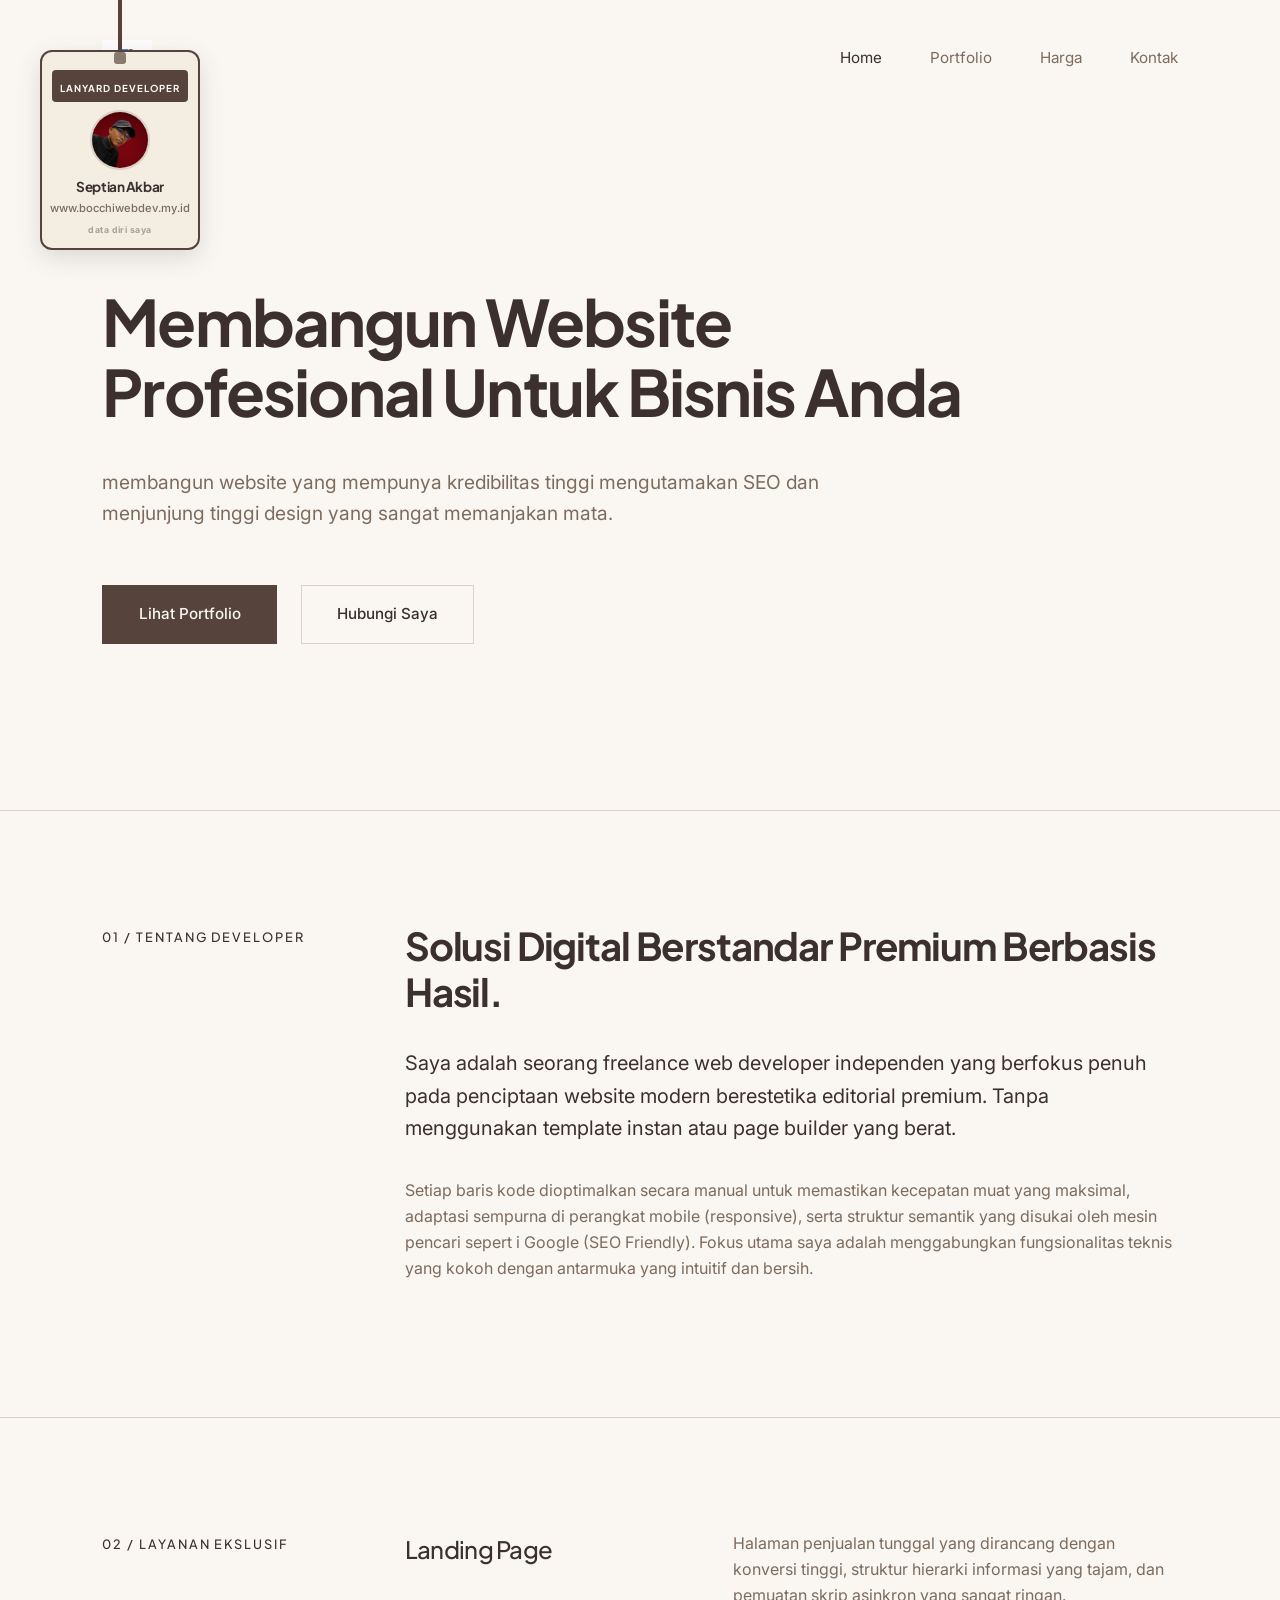
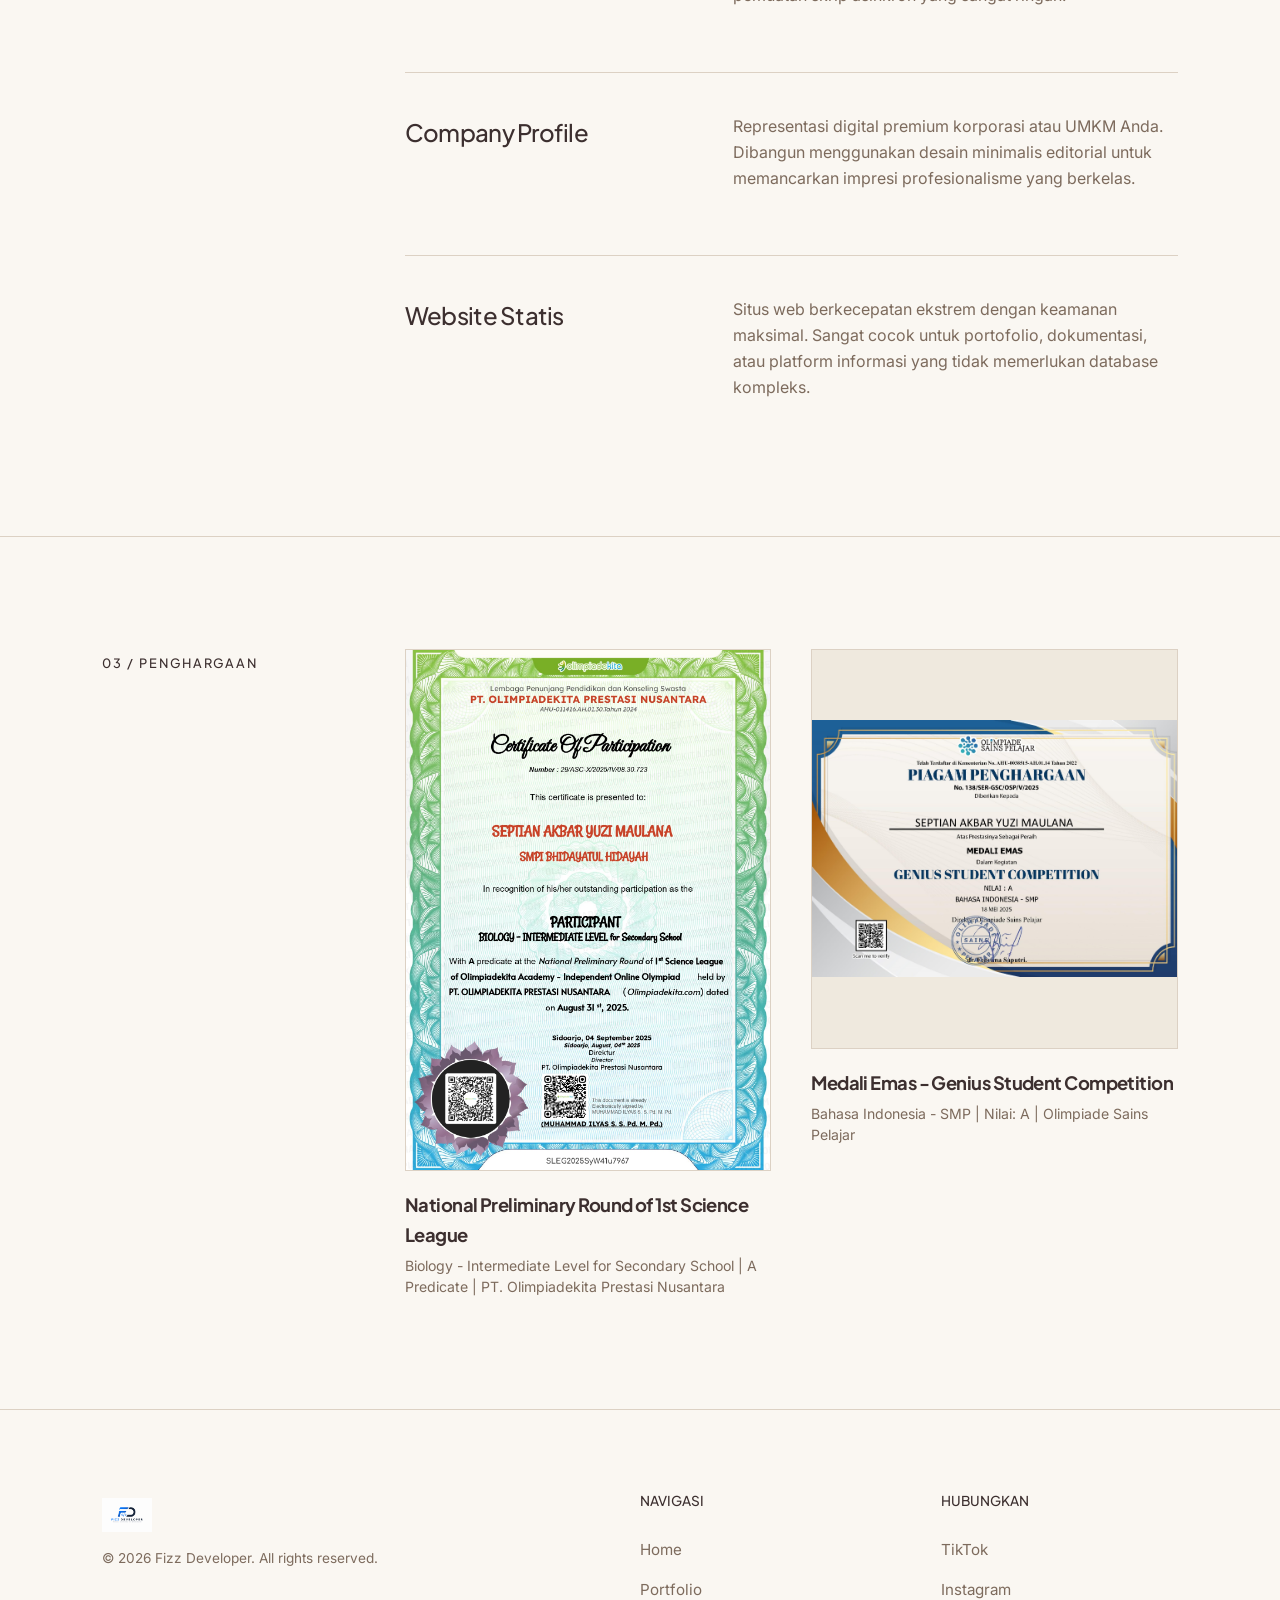
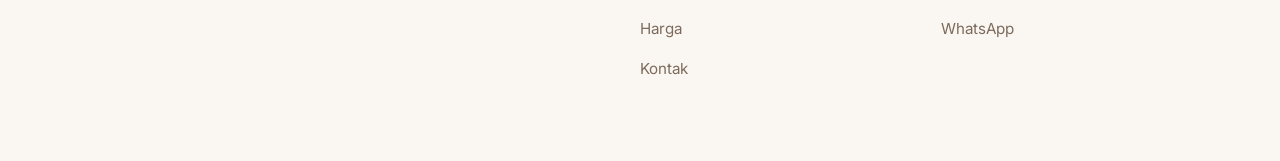
<file: index.html>
<!DOCTYPE html>
<html lang="id">
<head>
    <meta charset="UTF-8">
    <meta name="viewport" content="width=device-width, initial-scale=1.0">
    <title>Fizz Developer | Jasa Pembuatan Website Premium</title>
    <meta name="description" content="Fizz Developer menyediakan jasa pembuatan website Landing Page, Company Profile, dan Website Statis dengan desain
        modern, cepat, SEO Friendly, responsive, dan profesional.">
    <meta name="keywords" content="bocchi webdev , webdev bocchi , tian cell , tian developer , tian webdev , bocchi developer ,
        jasa bocchi developer , developer bocchi ,jasa pembuatan website, jasa website, landing page, company profile, website statis,
        web developer Indonesia, website bisnis, website UMKM, website SEO, website responsive, Fizz Developer">
    <meta name="author" content="Fizz Developer">
    <link rel="canonical" href="https://bocchiwebdev.my.id/">
    <meta property="og:type" content="website">
    <meta property="og:url" content="https://bocchiwebdev.my.id/">
    <meta property="og:title" content="fizz developer , developer pelajar indonesia">
    <meta property="og:description" content="Fizz Developer menyediakan jasa pembuatan website Landing Page, Company Profile, dan Website Statis dengan desain modern, cepat, SEO Friendly, responsive, dan profesional.">
    <meta property="og:image" content="https://bocchiwebdev.my.id/logo.webp">
    <meta property="twitter:card" content="summary_large_image">
    <meta property="twitter:url" content="https://bocchiwebdev.my.id/">
    <meta property="twitter:title" content="Fizz Developer | Jasa Pembuatan Website Profesional Indonesia">
    <meta property="twitter:description" content="Fizz Developer menyediakan jasa pembuatan website Landing Page, Company Profile, dan Website Statis dengan desain modern, cepat, SEO Friendly, responsive, dan profesional.">
    <meta property="twitter:image" content="https://bocchiwebdev.my.id/logo.webp">
    <link rel="apple-touch-icon" sizes="180x180" href="logo.webp">
    <link rel="icon" type="image/png" sizes="32x32" href="logo.webp">
    <link rel="icon" type="image/png" sizes="16x16" href="logo.webp">
    <link rel="preconnect" href="https://fonts.googleapis.com">
    <link rel="preconnect" href="https://fonts.gstatic.com" crossorigin>
    <link href="https://fonts.googleapis.com/css2?family=Inter:wght@400;500&family=Manrope:wght@700&family=Plus+Jakarta+Sans:wght@500;700&display=swap" rel="stylesheet">
    <link rel="stylesheet" href="style.css">
</head>
<body>

    <nav class="navbar" id="mainNav">
        <div class="nav-container">
            <a href="index.html" class="nav-logo data-nav-link">
                <img src="logo.webp" alt="Fizz Developer Logo" width="50" height="50" onerror="this.style.display='none'; this.nextElementSibling.style.display='block';">
                <span class="logo-text" style="display:none;">FIZZ DEVELOPER</span>
            </a>
            <button class="nav-toggle" aria-label="Toggle navigation menu" aria-expanded="false">
                <span class="hamburger"></span>
            </button>
            <ul class="nav-links">
                <li><a href="index.html" class="data-nav-link active">Home</a></li>
                <li><a href="portfolio.html" class="data-nav-link">Portfolio</a></li>
                <li><a href="harga.html" class="data-nav-link">Harga</a></li>
                <li><a href="kontak.html" class="data-nav-link">Kontak</a></li>
            </ul>
        </div>
    </nav>

    <div id="page-content-wrapper">
        <main>
            <section class="hero-section wrapper">
                <div class="hero-content reveal">
                    <h1 class="hero-title">Membangun Website Profesional Untuk Bisnis Anda</h1>
                    <p class="hero-subtitle">membangun website yang mempunya kredibilitas tinggi mengutamakan SEO  dan menjunjung tinggi design 
                        yang sangat memanjakan mata.</p>
                    <div class="hero-cta">
                        <a href="portfolio.html" class="btn btn-primary data-nav-link">Lihat Portfolio</a>
                        <a href="kontak.html" class="btn btn-secondary data-nav-link">Hubungi Saya</a>
                    </div>
                </div>
            </section>

            <section class="about-section section-border wrapper">
                <div class="section-grid reveal">
                    <div class="grid-label">
                        <span class="meta-label">01 / TENTANG DEVELOPER</span>
                    </div>
                    <div class="grid-content">
                        <h2 class="section-title">Solusi Digital Berstandar Premium Berbasis Hasil.</h2>
                        <p class="body-text large">Saya adalah seorang freelance web developer independen
                            yang berfokus penuh pada penciptaan website modern berestetika editorial premium.
                            Tanpa menggunakan template instan atau page builder yang berat.</p>
                        <p class="body-text">Setiap baris kode dioptimalkan secara manual untuk memastikan kecepatan muat yang maksimal,
                            adaptasi sempurna di perangkat mobile (responsive), serta struktur semantik yang disukai oleh mesin pencari sepert
                            i Google (SEO Friendly). Fokus utama saya adalah menggabungkan fungsionalitas teknis yang kokoh dengan antarmuka yang
                            intuitif dan bersih.</p>
                    </div>
                </div>
            </section>

            <section class="services-section section-border wrapper">
                <div class="section-grid reveal">
                    <div class="grid-label">
                        <span class="meta-label">02 / LAYANAN EKSLUSIF</span>
                    </div>
                    <div class="grid-content">
                        <div class="service-list">
                            <div class="service-item">
                                <h3 class="service-name">Landing Page</h3>
                                <p class="body-text">Halaman penjualan tunggal yang dirancang dengan konversi tinggi, struktur hierarki 
                                    informasi yang tajam, dan pemuatan skrip asinkron yang sangat ringan.</p>
                            </div>
                            <div class="service-item">
                                <h3 class="service-name">Company Profile</h3>
                                <p class="body-text">Representasi digital premium korporasi atau UMKM Anda. Dibangun menggunakan desain minimalis
                                    editorial untuk memancarkan impresi profesionalisme yang berkelas.</p>
                            </div>
                            <div class="service-item">
                                <h3 class="service-name">Website Statis</h3>
                                <p class="body-text">Situs web berkecepatan ekstrem dengan keamanan maksimal. Sangat cocok untuk portofolio,
                                    dokumentasi, atau platform informasi yang tidak memerlukan database kompleks.</p>
                            </div>
                        </div>
                    </div>
                </div>
            </section>

            <section class="awards-section section-border wrapper">
                <div class="section-grid reveal">
                    <div class="grid-label">
                        <span class="meta-label">03 / PENGHARGAAN</span>
                    </div>
                    <div class="grid-content">
                        <div class="awards-gallery">
                            <div class="award-card">
                                <div class="image-placeholder animate-pulse">
                                    <img src="penghargaan 2.jpg" alt="Sertifikat Olimpiadekita Biology Intermediate Level" loading="lazy" width="420" height="594">
                                    <span class="placeholder-text">Sertifikat Olimpiadekita (Biology)</span>
                                </div>
                                <h4 class="award-title-text">National Preliminary Round of 1st Science League</h4>
                                <p class="award-desc-text">Biology - Intermediate Level for Secondary School | A Predicate | PT. Olimpiadekita Prestasi Nusantara</p>
                            </div>
                            <div class="award-card">
                                <div class="image-placeholder animate-pulse">
                                    <img src="penghargaan 1.webp" alt="Piagam Penghargaan Medali Emas Genius Student Competition" loading="lazy" width="600" height="420">
                                    <span class="placeholder-text">Medali Emas Genius Student Competition</span>
                                </div>
                                <h4 class="award-title-text">Medali Emas - Genius Student Competition</h4>
                                <p class="award-desc-text">Bahasa Indonesia - SMP | Nilai: A | Olimpiade Sains Pelajar</p>
                            </div>
                        </div>
                    </div>
                </div>
            </section>
        </main>
    </div>

    <footer class="footer wrapper section-border">
        <div class="footer-grid">
            <div class="footer-brand">
                <div class="footer-logo">
                    <img src="logo.webp" alt="Fizz Developer Logo" width="50" height="50" onerror="this.style.display='none'; this.nextElementSibling.style.display='block';">
                    <span class="logo-text" style="display:none;">FIZZ DEVELOPER</span>
                </div>
                <p class="copyright">&copy; 2026 Fizz Developer. All rights reserved.</p>
            </div>
            <div class="footer-nav">
                <span class="footer-label">Navigasi</span>
                <ul class="footer-links">
                    <li><a href="index.html" class="data-nav-link">Home</a></li>
                    <li><a href="portfolio.html" class="data-nav-link">Portfolio</a></li>
                    <li><a href="harga.html" class="data-nav-link">Harga</a></li>
                    <li><a href="kontak.html" class="data-nav-link">Kontak</a></li>
                </ul>
            </div>
            <div class="footer-social">
                <span class="footer-label">Hubungkan</span>
                <ul class="footer-links">
                    <li><a href="https://tiktok.com/@webdev354" target="_blank" rel="noopener noreferrer">TikTok</a></li>
                    <li><a href="https://www.instagram.com/@septiannn.123?igsh=YzI5ZzZ2djduNjRn" target="_blank" rel="noopener noreferrer">Instagram</a></li>
                    <li><a href="https://wa.me/6282231533102" target="_blank" rel="noopener noreferrer">WhatsApp</a></li>
                </ul>
            </div>
        </div>
    </footer>

   <div class="pull-lanyard-wrapper" id="interactiveLanyard">
        <svg class="lanyard-string-svg">
            <line id="lanyardLine" x1="50%" y1="0" x2="50%" y2="100%" />
        </svg>
        
        <div class="lanyard-id-card">
            <div class="lanyard-clip"></div>
            <div class="card-inner">
                <div class="card-header">
                    <span class="badge-status">LANYARD DEVELOPER</span>
                </div>
                <img src="ChatGPT Image Jun 15, 2026, 09_44_10 PM.png" alt="Septian Akbar" class="card-avatar">
                <div class="card-details">
                    <h4 class="card-name">Septian Akbar</h4>
                    <p class="card-site">www.bocchiwebdev.my.id</p>
                </div>
                <div class="card-pull-handle">data diri saya</div>
            </div>
        </div>
    </div>


    <script src="script.js" defer></script>
</body>
</html>
</file>
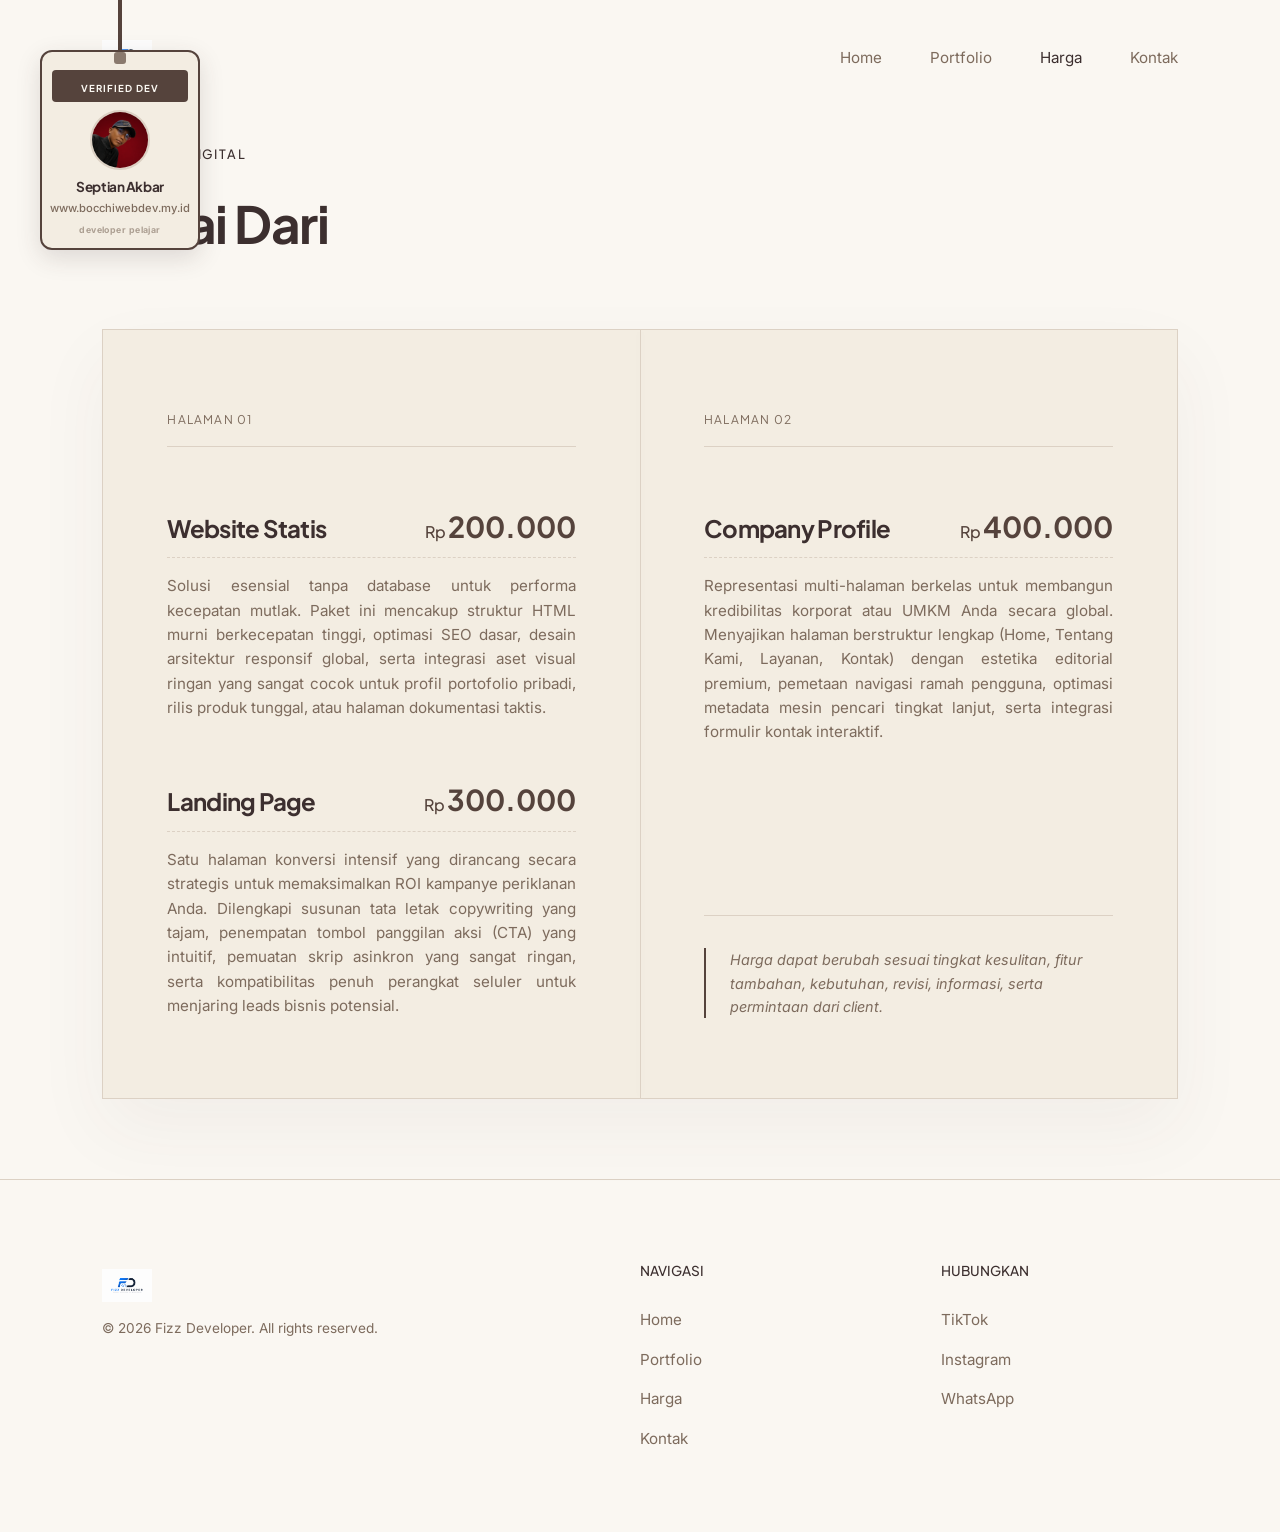
<file: harga.html>
<!DOCTYPE html>
<html lang="id">
<head>
    <meta charset="UTF-8">
    <meta name="viewport" content="width=device-width, initial-scale=1.0">
    <title>Daftar Harga Layanan | Fizz Developer</title>
    <meta name="description" content="Transparansi biaya pembuatan website di Fizz Developer. Dapatkan website berkualitas premium mulai dari Rp200.000 untuk kebutuhan bisnis Anda.">
    <link rel="canonical" href="https://bocchiwebdev.my.id/harga.html">
    <link rel="preconnect" href="https://fonts.googleapis.com">
    <link rel="preconnect" href="https://fonts.gstatic.com" crossorigin>
    <link href="https://fonts.googleapis.com/css2?family=Inter:wght@400;500&family=Manrope:wght@700&family=Plus+Jakarta+Sans:wght@500;700&display=swap" rel="stylesheet">
    <link rel="stylesheet" href="style.css">
</head>
<body>

    <nav class="navbar" id="mainNav">
        <div class="nav-container">
            <a href="index.html" class="nav-logo data-nav-link">
                <img src="logo.webp" alt="Fizz Developer Logo" width="50" height="50" onerror="this.style.display='none'; this.nextElementSibling.style.display='block';">
                <span class="logo-text" style="display:none;">FIZZ DEVELOPER</span>
            </a>
            <button class="nav-toggle" aria-label="Toggle navigation menu" aria-expanded="false">
                <span class="hamburger"></span>
            </button>
            <ul class="nav-links">
                <li><a href="index.html" class="data-nav-link">Home</a></li>
                <li><a href="portfolio.html" class="data-nav-link">Portfolio</a></li>
                <li><a href="harga.html" class="data-nav-link active">Harga</a></li>
                <li><a href="kontak.html" class="data-nav-link">Kontak</a></li>
            </ul>
        </div>
    </nav>

    <div id="page-content-wrapper">
        <main class="page-padding">
            <header class="page-header wrapper reveal">
                <span class="meta-label">INVESTASI DIGITAL</span>
                <h1 class="page-title">Mulai Dari</h1>
            </header>

            <section class="pricing-section wrapper">
                <div class="book-container reveal">
                    <div class="book-page page-left">
                        <div class="book-header-meta">HALAMAN 01</div>
                        
                        <div class="book-pricing-item">
                            <div class="book-item-main">
                                <h2 class="package-name">Website Statis</h2>
                                <div class="pricing-cost">
                                    <span class="currency">Rp</span><span class="amount">200.000</span>
                                </div>
                            </div>
                            <p class="package-desc">Solusi esensial tanpa database untuk performa kecepatan mutlak. Paket ini mencakup struktur HTML murni berkecepatan tinggi, optimasi SEO dasar, desain arsitektur responsif global, serta integrasi aset visual ringan yang sangat cocok untuk profil portofolio pribadi, rilis produk tunggal, atau halaman dokumentasi taktis.</p>
                        </div>

                        <div class="book-pricing-item">
                            <div class="book-item-main">
                                <h2 class="package-name">Landing Page</h2>
                                <div class="pricing-cost">
                                    <span class="currency">Rp</span><span class="amount">300.000</span>
                                </div>
                            </div>
                            <p class="package-desc">Satu halaman konversi intensif yang dirancang secara strategis untuk memaksimalkan ROI kampanye periklanan Anda. Dilengkapi susunan tata letak copywriting yang tajam, penempatan tombol panggilan aksi (CTA) yang intuitif, pemuatan skrip asinkron yang sangat ringan, serta kompatibilitas penuh perangkat seluler untuk menjaring leads bisnis potensial.</p>
                        </div>
                    </div>

                    <div class="book-page page-right">
                        <div class="book-header-meta">HALAMAN 02</div>

                        <div class="book-pricing-item">
                            <div class="book-item-main">
                                <h2 class="package-name">Company Profile</h2>
                                <div class="pricing-cost">
                                    <span class="currency">Rp</span><span class="amount">400.000</span>
                                </div>
                            </div>
                            <p class="package-desc">Representasi multi-halaman berkelas untuk membangun kredibilitas korporat atau UMKM Anda secara global. Menyajikan halaman berstruktur lengkap (Home, Tentang Kami, Layanan, Kontak) dengan estetika editorial premium, pemetaan navigasi ramah pengguna, optimasi metadata mesin pencari tingkat lanjut, serta integrasi formulir kontak interaktif.</p>
                        </div>

                        <div class="pricing-disclaimer">
                            <blockquote class="disclaimer-text">Harga dapat berubah sesuai tingkat kesulitan, fitur tambahan, kebutuhan, revisi, informasi, serta permintaan dari client.</blockquote>
                        </div>
                    </div>
                </div>
            </section>
        </main>
    </div>

    <footer class="footer wrapper section-border">
        <div class="footer-grid">
            <div class="footer-brand">
                <div class="footer-logo">
                    <img src="logo.webp" alt="Fizz Developer Logo" width="50" height="50" onerror="this.style.display='none'; this.nextElementSibling.style.display='block';">
                    <span class="logo-text" style="display:none;">FIZZ DEVELOPER</span>
                </div>
                <p class="copyright">&copy; 2026 Fizz Developer. All rights reserved.</p>
            </div>
            <div class="footer-nav">
                <span class="footer-label">Navigasi</span>
                <ul class="footer-links">
                    <li><a href="index.html" class="data-nav-link">Home</a></li>
                    <li><a href="portfolio.html" class="data-nav-link">Portfolio</a></li>
                    <li><a href="harga.html" class="data-nav-link">Harga</a></li>
                    <li><a href="kontak.html" class="data-nav-link">Kontak</a></li>
                </ul>
            </div>
            <div class="footer-social">
                <span class="footer-label">Hubungkan</span>
                <ul class="footer-links">
                    <li><a href="https://tiktok.com/@webdev354" target="_blank" rel="noopener noreferrer">TikTok</a></li>
                    <li><a href="https://www.instagram.com/@septiannn.123?igsh=YzI5ZzZ2djduNjRn" target="_blank" rel="noopener noreferrer">Instagram</a></li>
                    <li><a href="https://wa.me/6282231533102" target="_blank" rel="noopener noreferrer">WhatsApp</a></li>
                </ul>
            </div>
        </div>
    </footer>

    <div class="pull-lanyard-wrapper" id="interactiveLanyard">
        <svg class="lanyard-string-svg">
            <line id="lanyardLine" x1="50%" y1="0" x2="50%" y2="100%" />
        </svg>
        
        <div class="lanyard-id-card">
            <div class="lanyard-clip"></div>
            <div class="card-inner">
                <div class="card-header">
                    <span class="badge-status">VERIFIED DEV</span>
                </div>
                <img src="ChatGPT Image Jun 15, 2026, 09_44_10 PM.png" alt="Septian Akbar" class="card-avatar">
                <div class="card-details">
                    <h4 class="card-name">Septian Akbar</h4>
                    <p class="card-site">www.bocchiwebdev.my.id</p>
                </div>
                <div class="card-pull-handle">developer pelajar</div>
            </div>
        </div>
    </div>

    <script src="script.js" defer></script>
</body>
</html>
</file>
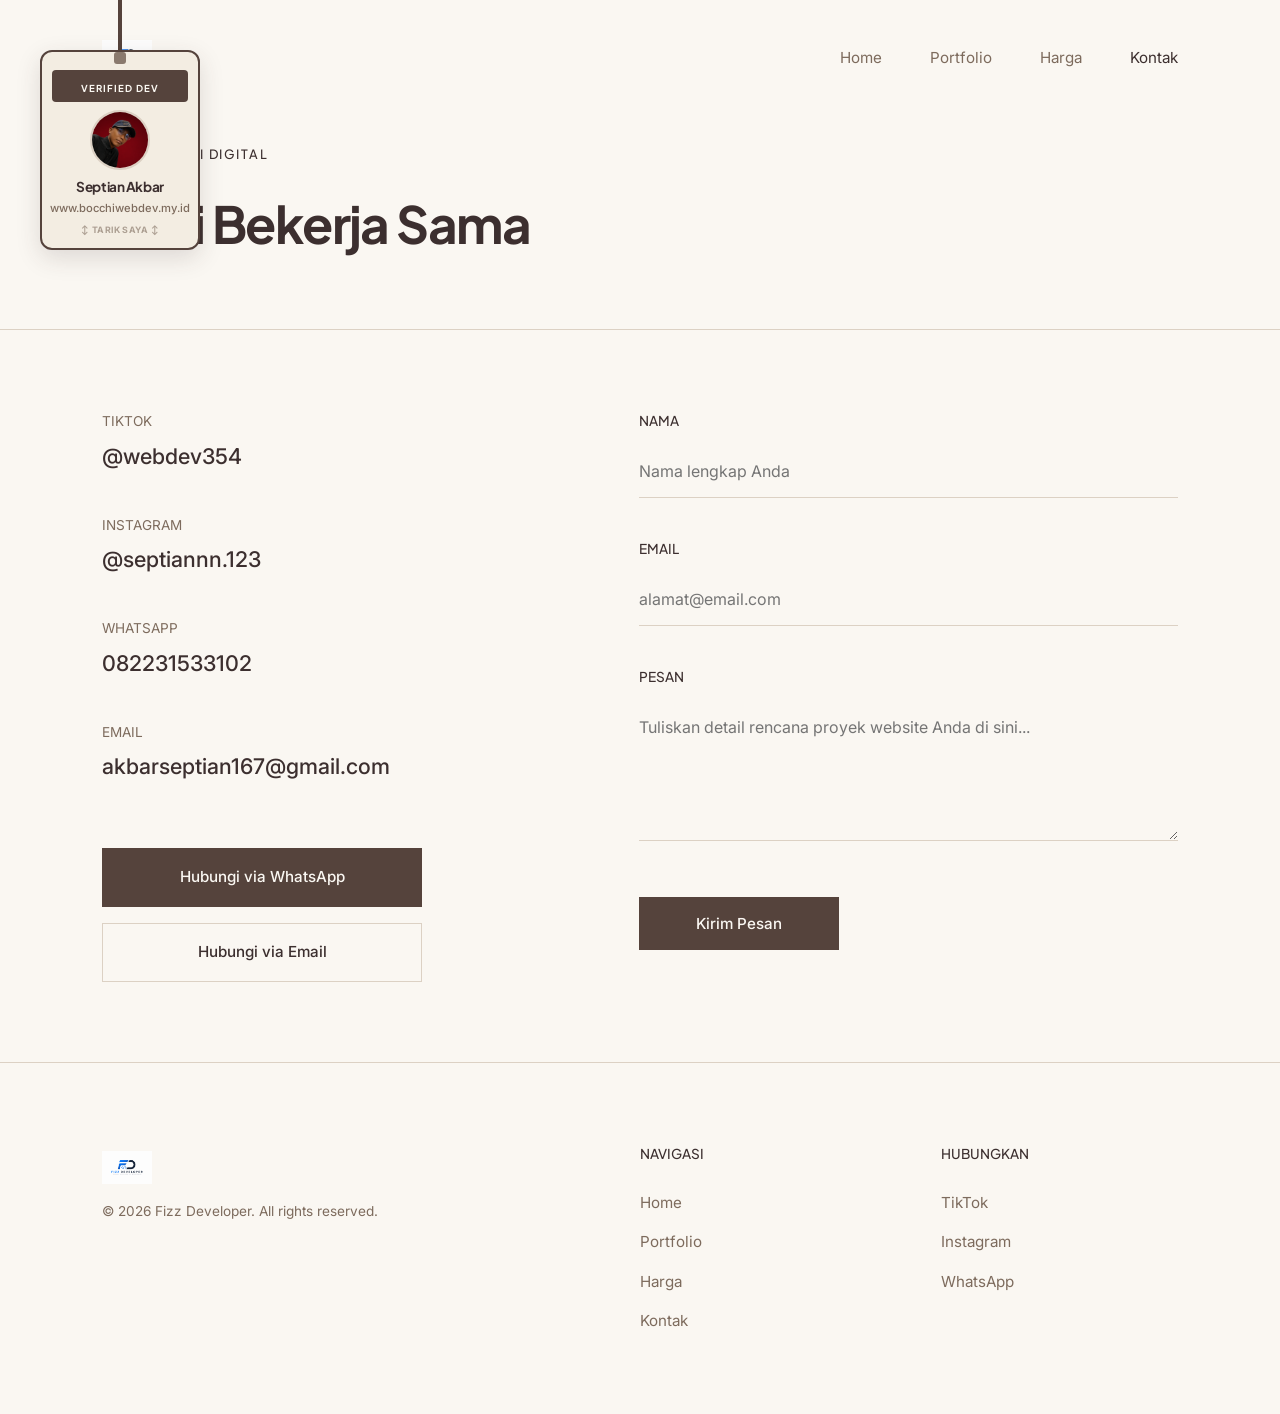
<file: kontak.html>
<!DOCTYPE html>
<html lang="id">
<head>
    <meta charset="UTF-8">
    <meta name="viewport" content="width=device-width, initial-scale=1.0">
    <title>Hubungi Kami | Fizz Developer</title>
    <meta name="description" content="Mari berkolaborasi membangun produk web idaman Anda. Hubungi Fizz Developer melalui WhatsApp, Email, Instagram, atau formulir online resmi di sini.">
    <link rel="canonical" href="https://bocchiwebdev.my.id/kontak.html">
    <link rel="preconnect" href="https://fonts.googleapis.com">
    <link rel="preconnect" href="https://fonts.gstatic.com" crossorigin>
    <link href="https://fonts.googleapis.com/css2?family=Inter:wght@400;500&family=Manrope:wght@700&family=Plus+Jakarta+Sans:wght@500;700&display=swap" rel="stylesheet">
    <link rel="stylesheet" href="style.css">
</head>
<body>

    <nav class="navbar" id="mainNav">
        <div class="nav-container">
            <a href="index.html" class="nav-logo data-nav-link">
                <img src="logo.webp" alt="Fizz Developer Logo" width="50" height="50" onerror="this.style.display='none'; this.nextElementSibling.style.display='block';">
                <span class="logo-text" style="display:none;">FIZZ DEVELOPER</span>
            </a>
            <button class="nav-toggle" aria-label="Toggle navigation menu" aria-expanded="false">
                <span class="hamburger"></span>
            </button>
            <ul class="nav-links">
                <li><a href="index.html" class="data-nav-link">Home</a></li>
                <li><a href="portfolio.html" class="data-nav-link">Portfolio</a></li>
                <li><a href="harga.html" class="data-nav-link">Harga</a></li>
                <li><a href="kontak.html" class="data-nav-link active">Kontak</a></li>
            </ul>
        </div>
    </nav>

    <div id="page-content-wrapper">
        <main class="page-padding">
            <header class="page-header wrapper reveal">
                <span class="meta-label">KOLABORASI DIGITAL</span>
                <h1 class="page-title">Mari Bekerja Sama</h1>
            </header>

            <section class="contact-section wrapper section-border reveal">
                <div class="contact-layout-grid">
                    
                    <div class="contact-info-panel">
                        <div class="info-block">
                            <span class="info-label">TikTok</span>
                            <a href="https://tiktok.com/@webdev354" target="_blank" rel="noopener noreferrer" class="info-link">@webdev354</a>
                        </div>
                        <div class="info-block">
                            <span class="info-label">Instagram</span>
                            <a href="https://www.instagram.com/@septiannn.123?igsh=YzI5ZzZ2djduNjRn" target="_blank" rel="noopener noreferrer" class="info-link">@septiannn.123</a>
                        </div>
                        <div class="info-block">
                            <span class="info-label">WhatsApp</span>
                            <a href="https://wa.me/6282231533102" target="_blank" rel="noopener noreferrer" class="info-link">082231533102</a>
                        </div>
                        <div class="info-block">
                            <span class="info-label">Email</span>
                            <a href="mailto:akbarseptian167@gmail.com" class="info-link">akbarseptian167@gmail.com</a>
                        </div>

                        <div class="action-buttons-group">
                            <a href="https://wa.me/6282231533102" target="_blank" rel="noopener noreferrer" class="btn btn-primary">Hubungi via WhatsApp</a>
                            <a href="mailto:akbarseptian167@gmail.com" class="btn btn-secondary">Hubungi via Email</a>
                        </div>
                    </div>

                    <div class="contact-form-panel">
                        <form action="#" method="POST" class="custom-form" id="contactForm">
                            <div class="form-group">
                                <label for="client_name" class="form-label">Nama</label>
                                <input type="text" id="client_name" name="name" class="form-input" placeholder="Nama lengkap Anda" required>
                            </div>
                            <div class="form-group">
                                <label for="client_email" class="form-label">Email</label>
                                <input type="email" id="client_email" name="email" class="form-input" placeholder="alamat@email.com" required>
                            </div>
                            <div class="form-group">
                                <label for="client_message" class="form-label">Pesan</label>
                                <textarea id="client_message" name="message" class="form-input form-textarea" placeholder="Tuliskan detail rencana proyek website Anda di sini..." required></textarea>
                            </div>
                            <button type="submit" class="btn btn-primary form-submit-btn">Kirim Pesan</button>
                        </form>
                    </div>

                </div>
            </section>
        </main>
    </div>

    <footer class="footer wrapper section-border">
        <div class="footer-grid">
            <div class="footer-brand">
                <div class="footer-logo">
                    <img src="logo.webp" alt="Fizz Developer Logo" width="50" height="50" onerror="this.style.display='none'; this.nextElementSibling.style.display='block';">
                    <span class="logo-text" style="display:none;">FIZZ DEVELOPER</span>
                </div>
                <p class="copyright">&copy; 2026 Fizz Developer. All rights reserved.</p>
            </div>
            <div class="footer-nav">
                <span class="footer-label">Navigasi</span>
                <ul class="footer-links">
                    <li><a href="index.html" class="data-nav-link">Home</a></li>
                    <li><a href="portfolio.html" class="data-nav-link">Portfolio</a></li>
                    <li><a href="harga.html" class="data-nav-link">Harga</a></li>
                    <li><a href="kontak.html" class="data-nav-link">Kontak</a></li>
                </ul>
            </div>
            <div class="footer-social">
                <span class="footer-label">Hubungkan</span>
                <ul class="footer-links">
                    <li><a href="https://tiktok.com/@webdev354" target="_blank" rel="noopener noreferrer">TikTok</a></li>
                    <li><a href="https://www.instagram.com/@septiannn.123?igsh=YzI5ZzZ2djduNjRn" target="_blank" rel="noopener noreferrer">Instagram</a></li>
                    <li><a href="https://wa.me/6282231533102" target="_blank" rel="noopener noreferrer">WhatsApp</a></li>
                </ul>
            </div>
        </div>
    </footer>

  <div class="pull-lanyard-wrapper" id="interactiveLanyard">
        <svg class="lanyard-string-svg">
            <line id="lanyardLine" x1="50%" y1="0" x2="50%" y2="100%" />
        </svg>
        
        <div class="lanyard-id-card">
            <div class="lanyard-clip"></div>
            <div class="card-inner">
                <div class="card-header">
                    <span class="badge-status">VERIFIED DEV</span>
                </div>
                <img src="ChatGPT Image Jun 15, 2026, 09_44_10 PM.png" alt="Septian Akbar" class="card-avatar">
                <div class="card-details">
                    <h4 class="card-name">Septian Akbar</h4>
                    <p class="card-site">www.bocchiwebdev.my.id</p>
                </div>
                <div class="card-pull-handle">↕ TARIK SAYA ↕</div>
            </div>
        </div>
    </div>

    <script src="script.js" defer></script>
</body>
</html>
</file>
<file: style.css>
:root {
    --bg-primary: #FAF7F2;
    --bg-secondary: #F3EDE2;
    --text-primary: #3C2F2F;
    --text-secondary: #7D6B5D;
    --border-color: #DCD1C4;
    --accent-color: #55433C;
    --surface-gray: #EFE9DE;
    --font-heading: 'Plus Jakarta Sans', 'Manrope', sans-serif;
    --font-body: 'Inter', sans-serif;
    --transition-smooth: all 0.5s cubic-bezier(0.16, 1, 0.3, 1);
}

* {
    box-sizing: border-box;
    margin: 0;
    padding: 0;
}

html {
    scroll-behavior: smooth;
    text-rendering: optimizeLegibility;
    -webkit-font-smoothing: antialiased;
    font-size: 16px;
    background-color: var(--bg-primary);
    color: var(--text-primary);
}

body {
    font-family: var(--font-body);
    line-height: 1.625;
    overflow-x: hidden;
}

h1, h2, h3, h4 {
    font-family: var(--font-heading);
    color: var(--text-primary);
    font-weight: 700;
    letter-spacing: -0.03em;
}

p {
    font-family: var(--font-body);
    color: var(--text-secondary);
}

a {
    color: inherit;
    text-decoration: none;
    transition: var(--transition-smooth);
}

.wrapper {
    width: 100%;
    max-width: 1440px;
    margin: 0 auto;
    padding-left: 8%;
    padding-right: 8%;
}

.section-border {
    border-top: 1px solid var(--border-color);
}

.page-padding {
    padding-top: 140px;
}

.btn {
    display: inline-flex;
    align-items: center;
    justify-content: center;
    padding: 1rem 2.2rem;
    font-family: var(--font-body);
    font-size: 0.95rem;
    font-weight: 500;
    transition: var(--transition-smooth);
    cursor: pointer;
    border: 1px solid transparent;
}

.btn-primary {
    background-color: var(--accent-color);
    color: var(--bg-primary);
}

.btn-primary:hover {
    background-color: var(--text-primary);
}

.btn-secondary {
    background-color: transparent;
    color: var(--text-primary);
    border-color: var(--border-color);
}

.btn-secondary:hover {
    border-color: var(--accent-color);
    background-color: var(--bg-secondary);
}

.btn-inline {
    padding: 0.5rem 0;
    background: transparent;
    color: var(--text-primary);
    font-weight: 500;
    border-bottom: 1px solid var(--text-primary);
}

.btn-inline:hover {
    color: var(--text-secondary);
    border-color: var(--border-color);
}

.meta-label {
    font-family: var(--font-heading);
    font-size: 0.8rem;
    text-transform: uppercase;
    letter-spacing: 0.15em;
    color: var(--text-primary);
    font-weight: 500;
}

.image-placeholder {
    width: 100%;
    background-color: var(--surface-gray);
    display: flex;
    align-items: center;
    justify-content: center;
    position: relative;
    overflow: hidden;
    aspect-ratio: 16 / 10;
    border: 1px solid var(--border-color);
}

.image-placeholder img {
    width: 100%;
    height: 100%;
    object-fit: cover;
    display: block;
    transition: var(--transition-smooth);
}

.placeholder-text {
    position: absolute;
    font-size: 0.85rem;
    color: var(--text-secondary);
    display: none;
    font-family: var(--font-body);
}

.fallback-active img {
    display: none !important;
}

.fallback-active .placeholder-text {
    display: block !important;
}

.navbar {
    position: fixed;
    top: 0;
    left: 0;
    width: 100%;
    z-index: 1000;
    transition: var(--transition-smooth);
    background-color: transparent;
    border-bottom: 1px solid transparent;
}

.navbar.scrolled {
    background-color: rgba(250, 247, 242, 0.96);
    backdrop-filter: blur(12px);
    -webkit-backdrop-filter: blur(12px);
    border-bottom: 1px solid var(--border-color);
    padding-top: 1.2rem;
    padding-bottom: 1.2rem;
}

.nav-container {
    max-width: 1440px;
    margin: 0 auto;
    padding: 2rem 8%;
    display: flex;
    align-items: center;
    justify-content: space-between;
    transition: var(--transition-smooth);
}

.navbar.scrolled .nav-container {
    padding-top: 0;
    padding-bottom: 0;
}

/* KUNCI LOGO OTOMATIS 1:1 */
.nav-logo, .footer-logo {
    display: inline-flex;
    align-items: center;
}

.nav-logo img, .footer-logo img {
    width: 50px !important;
    height: 50px !important;
    aspect-ratio: 1 / 1 !important;
    object-fit: contain !important;
}

.logo-text {
    font-family: var(--font-heading);
    font-weight: 700;
    font-size: 1.1rem;
    letter-spacing: -0.02em;
    color: var(--text-primary);
}

.nav-links {
    display: flex;
    list-style: none;
    gap: 3rem;
}

.nav-links a {
    font-size: 0.95rem;
    font-weight: 400;
    color: var(--text-secondary);
    position: relative;
}

.nav-links a:hover, .nav-links a.active {
    color: var(--text-primary);
}

.nav-toggle {
    display: none;
    background: none;
    border: none;
    cursor: pointer;
    padding: 0.5rem;
    z-index: 1100;
}

.hamburger {
    display: block;
    width: 24px;
    height: 1px;
    background: var(--text-primary);
    position: relative;
    transition: var(--transition-smooth);
}

.hamburger::before, .hamburger::after {
    content: '';
    position: absolute;
    width: 24px;
    height: 1px;
    background: var(--text-primary);
    left: 0;
    transition: var(--transition-smooth);
}

.hamburger::before { top: -6px; }
.hamburger::after { top: 6px; }

.nav-toggle[aria-expanded="true"] .hamburger {
    background: transparent;
}
.nav-toggle[aria-expanded="true"] .hamburger::before {
    transform: rotate(45deg);
    top: 0;
}
.nav-toggle[aria-expanded="true"] .hamburger::after {
    transform: rotate(-45deg);
    top: 0;
}

.section-grid {
    display: grid;
    grid-template-columns: 0.35fr 1fr;
    padding-top: 7rem;
    padding-bottom: 7rem;
    gap: 2rem;
}

.hero-section {
    min-height: 90vh;
    display: flex;
    align-items: center;
    padding-top: 120px;
}

.hero-content {
    max-width: 900px;
}

.hero-title {
    font-size: clamp(2.5rem, 5vw, 4.5rem);
    line-height: 1.1;
    margin-bottom: 2.5rem;
}

.hero-subtitle {
    font-size: clamp(1.1rem, 1.5vw, 1.35rem);
    margin-bottom: 3.5rem;
    max-width: 750px;
}

.hero-cta {
    display: flex;
    gap: 1.5rem;
}

.grid-content .section-title {
    font-size: clamp(1.8rem, 3vw, 2.8rem);
    line-height: 1.2;
    margin-bottom: 2rem;
    max-width: 800px;
}

.body-text.large {
    font-size: 1.25rem;
    color: var(--text-primary);
    margin-bottom: 2rem;
}

.body-text {
    font-size: 1rem;
    margin-bottom: 1.5rem;
}

.service-list {
    display: flex;
    flex-direction: column;
}

.service-item {
    border-bottom: 1px solid var(--border-color);
    padding: 2.5rem 0;
    display: grid;
    grid-template-columns: 1fr 1.5fr;
    gap: 2rem;
}

.service-item:first-child { padding-top: 0; }
.service-item:last-child { border-bottom: none; padding-bottom: 0; }

.service-name {
    font-size: 1.5rem;
    font-weight: 500;
}

.awards-section {
    width: 100%;
}

.awards-gallery {
    display: grid;
    grid-template-columns: repeat(auto-fit, minmax(280px, 1fr));
    gap: 2.5rem;
    align-items: start;
}

/* REPARASI RENDER SERTIFIKAT PORTRAIT */
.awards-gallery .image-placeholder {
    aspect-ratio: auto;
    min-height: 400px;
    background-color: var(--surface-gray);
}

.awards-gallery .image-placeholder img {
    width: 100%;
    height: 100%;
    object-fit: contain;
}

.award-card {
    width: 100%;
    display: flex;
    flex-direction: column;
}

.award-title-text {
    font-family: var(--font-heading);
    font-size: 1.15rem;
    color: var(--text-primary);
    margin-top: 1.2rem;
    margin-bottom: 0.3rem;
    font-weight: 700;
}

.award-desc-text {
    font-family: var(--font-body);
    font-size: 0.88rem;
    color: var(--text-secondary);
    line-height: 1.5;
}

.page-header {
    padding-bottom: 4rem;
}

.page-title {
    font-size: clamp(2rem, 4vw, 3.5rem);
    margin-top: 1rem;
}

.portfolio-item {
    padding-top: 6rem;
    padding-bottom: 6rem;
}

.project-grid {
    display: grid;
    grid-template-columns: 1.1fr 0.9fr;
    gap: 5rem;
    align-items: center;
}

.project-media {
    width: 100%;
}

.project-media .image-placeholder:hover img {
    transform: scale(1.02);
}

.project-meta {
    margin-bottom: 1rem;
}

.project-category {
    font-size: 0.85rem;
    color: var(--text-secondary);
    text-transform: uppercase;
    letter-spacing: 0.05em;
}

.project-details .project-title {
    font-size: 2rem;
    margin-bottom: 1.5rem;
}

.project-details .body-text {
    margin-bottom: 2rem;
}

.book-container {
    display: grid;
    grid-template-columns: 1fr 1fr;
    background-color: var(--bg-secondary);
    border: 1px solid var(--border-color);
    position: relative;
    box-shadow: 0 30px 70px rgba(85, 67, 60, 0.05);
    margin-bottom: 5rem;
}

.book-container::after {
    content: '';
    position: absolute;
    top: 0;
    bottom: 0;
    left: 50%;
    width: 1px;
    background-color: var(--border-color);
    box-shadow: -2px 0 5px rgba(0,0,0,0.03), 2px 0 5px rgba(0,0,0,0.03);
}

.book-page {
    padding: 5rem 4rem;
    display: flex;
    flex-direction: column;
    gap: 3.5rem;
}

.book-header-meta {
    font-family: var(--font-heading);
    font-size: 0.75rem;
    letter-spacing: 0.1em;
    color: var(--text-secondary);
    border-bottom: 1px solid var(--border-color);
    padding-bottom: 1rem;
}

.book-pricing-item {
    display: flex;
    flex-direction: column;
    gap: 1rem;
}

.book-item-main {
    display: flex;
    justify-content: space-between;
    align-items: baseline;
    border-bottom: 1px dashed var(--border-color);
    padding-bottom: 0.5rem;
}

.package-name {
    font-size: 1.5rem;
    font-weight: 700;
}

.package-desc {
    font-size: 0.95rem;
    line-height: 1.6;
    color: var(--text-secondary);
    text-align: justify;
}

.pricing-cost {
    font-family: var(--font-heading);
    font-size: 1.8rem;
    font-weight: 700;
    color: var(--accent-color);
    white-space: nowrap;
}

.pricing-cost .currency {
    font-size: 1rem;
    font-weight: 500;
    margin-right: 0.1rem;
}

.pricing-disclaimer {
    margin-top: auto;
    padding-top: 2rem;
    border-top: 1px solid var(--border-color);
}

blockquote {
    border-left: 2px solid var(--accent-color);
    padding-left: 1.5rem;
    font-style: italic;
    color: var(--text-secondary);
    font-size: 0.9rem;
}

.contact-layout-grid {
    display: grid;
    grid-template-columns: 0.9fr 1.1fr;
    gap: 6rem;
    padding-top: 5rem;
    padding-bottom: 5rem;
}

.contact-info-panel {
    display: flex;
    flex-direction: column;
    gap: 2.5rem;
}

.info-block {
    display: flex;
    flex-direction: column;
}

.info-label {
    font-size: 0.85rem;
    color: var(--text-secondary);
    text-transform: uppercase;
    margin-bottom: 0.4rem;
}

.info-link {
    font-size: 1.35rem;
    color: var(--text-primary);
    font-weight: 500;
    word-break: break-all;
}

.info-link:hover {
    color: var(--text-secondary);
    padding-left: 4px;
}

.action-buttons-group {
    display: flex;
    flex-direction: column;
    gap: 1rem;
    margin-top: 1.5rem;
    max-width: 320px;
}

.custom-form {
    display: flex;
    flex-direction: column;
    gap: 2.5rem;
}

.form-group {
    display: flex;
    flex-direction: column;
    position: relative;
}

.form-label {
    font-family: var(--font-heading);
    font-size: 0.85rem;
    text-transform: uppercase;
    color: var(--text-primary);
    font-weight: 500;
    margin-bottom: 0.8rem;
}

.form-input {
    width: 100%;
    background-color: transparent;
    border: none;
    border-bottom: 1px solid var(--border-color);
    padding: 1rem 0;
    font-family: var(--font-body);
    font-size: 1rem;
    color: var(--text-primary);
    transition: var(--transition-smooth);
    border-radius: 0;
}

.form-input:focus {
    outline: none;
    border-color: var(--accent-color);
}

.form-textarea {
    min-height: 140px;
    resize: vertical;
}

.form-submit-btn {
    align-self: flex-start;
    padding-left: 3.5rem;
    padding-right: 3.5rem;
    margin-top: 1rem;
}

.footer-grid {
    display: grid;
    grid-template-columns: 2fr 1fr 1fr;
    gap: 4rem;
    padding-top: 5rem;
    padding-bottom: 5rem;
}

.copyright {
    font-size: 0.85rem;
}

.footer-label {
    display: block;
    font-family: var(--font-heading);
    font-size: 0.85rem;
    text-transform: uppercase;
    color: var(--text-primary);
    font-weight: 500;
    margin-bottom: 1.5rem;
}

.footer-links {
    list-style: none;
    display: flex;
    flex-direction: column;
    gap: 0.8rem;
}

.footer-links a {
    font-size: 0.95rem;
    color: var(--text-secondary);
}

.footer-links a:hover {
    color: var(--text-primary);
}

.reveal {
    opacity: 0;
    transform: translateY(40px);
    transition: opacity 1s cubic-bezier(0.16, 1, 0.3, 1), transform 1s cubic-bezier(0.16, 1, 0.3, 1);
}

.reveal.active {
    opacity: 1;
    transform: translateY(0);
}

@keyframes pulse {
    0% { background-color: var(--surface-gray); }
    50% { background-color: #E6DEC2; }
    100% { background-color: var(--surface-gray); }
}

.animate-pulse {
    animation: pulse 2s infinite ease-in-out;
}

.page-fade-out {
    opacity: 0;
    transform: translateY(-20px);
    transition: opacity 0.3s ease, transform 0.3s ease;
}

@media (max-width: 1024px) {
    .wrapper { padding-left: 5%; padding-right: 5%; }
    .section-grid { grid-template-columns: 1fr; gap: 3rem; padding-top: 5rem; padding-bottom: 5rem; }
    .project-grid { gap: 3rem; }
    .contact-layout-grid { gap: 4rem; }
    .book-container { grid-template-columns: 1fr; }
    .book-container::after { display: none; }
    .book-page { padding: 4rem 2.5rem; }
    .book-page.page-left { border-bottom: 1px solid var(--border-color); }
}

@media (max-width: 768px) {
    .nav-toggle { display: block; }
    .nav-links {
        position: fixed;
        top: 0;
        right: -100%;
        width: 100%;
        height: 100vh;
        background-color: var(--bg-primary);
        flex-direction: column;
        justify-content: center;
        align-items: center;
        gap: 2.5rem;
        transition: var(--transition-smooth);
        z-index: 1000;
        border-left: 1px solid var(--border-color);
    }
    
    .nav-links.mobile-open {
        right: 0;
    }
    
    .nav-links a { font-size: 1.5rem; font-family: var(--font-heading); }
    
    .project-grid { grid-template-columns: 1fr; gap: 2rem; }
    .contact-layout-grid { grid-template-columns: 1fr; gap: 4rem; }
    .footer-grid { grid-template-columns: 1fr 1fr; gap: 3rem; }
    .footer-brand { grid-column: span 2; }
    .service-item { grid-template-columns: 1fr; gap: 0.5rem; }
}

@media (max-width: 480px) {
    html { font-size: 15px; }
    .hero-cta { flex-direction: column; gap: 1rem; }
    .btn { width: 100%; text-align: center; }
    .awards-gallery { grid-template-columns: 1fr; gap: 1.5rem; }
    .footer-grid { grid-template-columns: 1fr; gap: 2.5rem; }
    .footer-brand { grid-column: span 1; }
    .action-buttons-group { max-width: 100%; }
    .book-item-main { flex-direction: column; align-items: flex-start; gap: 0.5rem; }
    .form-submit-btn { width: 100% !important; align-self: stretch !important; }
}
/* ==========================================================================
   RETRACTABLE LANYARD INTERAKTIF (KIRI ATAS)
   ========================================================================== */
.pull-lanyard-wrapper {
    position: fixed;
    top: 0;
    left: 40px; /* Jarak aman dari pinggir kiri */
    z-index: 3000; /* Supaya selalu berada di paling depan menu */
    display: flex;
    flex-direction: column;
    align-items: center;
    transform-origin: top center;
    touch-action: none; /* Mencegah layar HP ikut ter-scroll pas ditarik */
}

/* Tali Lanyard */
.lanyard-string-svg {
    width: 20px;
    height: 50px; /* Panjang tali bawaan awal */
    display: block;
}

.lanyard-string-svg line {
    stroke: var(--accent-color); /* Mengikuti warna aksen web cokelat tua */
    stroke-width: 4px;
    stroke-linecap: round;
}

/* Gantungan/Klip Besi */
.lanyard-clip {
    width: 12px;
    height: 12px;
    background-color: #8A7A6E;
    border-radius: 3px;
    margin: 0 auto -2px auto;
    position: relative;
    z-index: 2;
}

/* Fisik Kartu Lanyard */
.lanyard-id-card {
    width: 160px;
    background-color: var(--bg-secondary);
    border: 2px solid var(--accent-color);
    border-radius: 12px;
    box-shadow: 0 8px 24px rgba(60, 47, 47, 0.15);
    cursor: grab;
    user-select: none;
    -webkit-user-select: none;
    position: relative;
    transform-origin: top center;
    transition: transform 0.1s ease;
}

.lanyard-id-card:active {
    cursor: grabbing;
}

/* Isi Informasi Kartu */
.card-inner {
    padding: 10px;
    display: flex;
    flex-direction: column;
    align-items: center;
    text-align: center;
}

.card-header {
    width: 100%;
    background-color: var(--accent-color);
    margin-top: -2px;
    padding: 3px 0;
    border-radius: 4px;
    margin-bottom: 8px;
}

.badge-status {
    font-family: var(--font-heading);
    font-size: 0.6rem;
    font-weight: 700;
    color: var(--bg-primary);
    letter-spacing: 0.1em;
}

.card-avatar {
    width: 60px;
    height: 60px;
    border-radius: 50%;
    object-fit: cover;
    border: 2.5px solid var(--border-color);
    background-color: var(--bg-primary);
    margin-bottom: 6px;
    pointer-events: none;
}

.card-details .card-name {
    font-family: var(--font-heading);
    font-size: 0.85rem;
    font-weight: 700;
    color: var(--text-primary);
    margin-bottom: 1px;
}

.card-details .card-site {
    font-family: var(--font-body);
    font-size: 0.7rem;
    color: var(--text-secondary);
    font-weight: 500;
}

/* Tulisan Indikator Tarik */
.card-pull-handle {
    font-size: 0.55rem;
    font-weight: 700;
    color: var(--text-secondary);
    opacity: 0.6;
    margin-top: 6px;
    letter-spacing: 0.05em;
    animation: lanyardGlow 2s infinite ease-in-out;
}

@keyframes lanyardGlow {
    0%, 100% { opacity: 0.4; transform: scale(1); }
    50% { opacity: 0.9; transform: scale(1.05); }
}

/* Penyesuaian Responsif untuk Layar HP */
@media (max-width: 768px) {
    .pull-lanyard-wrapper {
        left: 15px; /* Lebih geser ke pinggir di HP supaya gak menutupi logo/nav */
    }
    .lanyard-id-card {
        width: 130px;
    }
    .card-avatar {
        width: 50px;
        height: 50px;
    }
    .lanyard-string-svg {
        height: 35px; /* Tali agak dipendekkan biar compact */
    }
}
</file>
